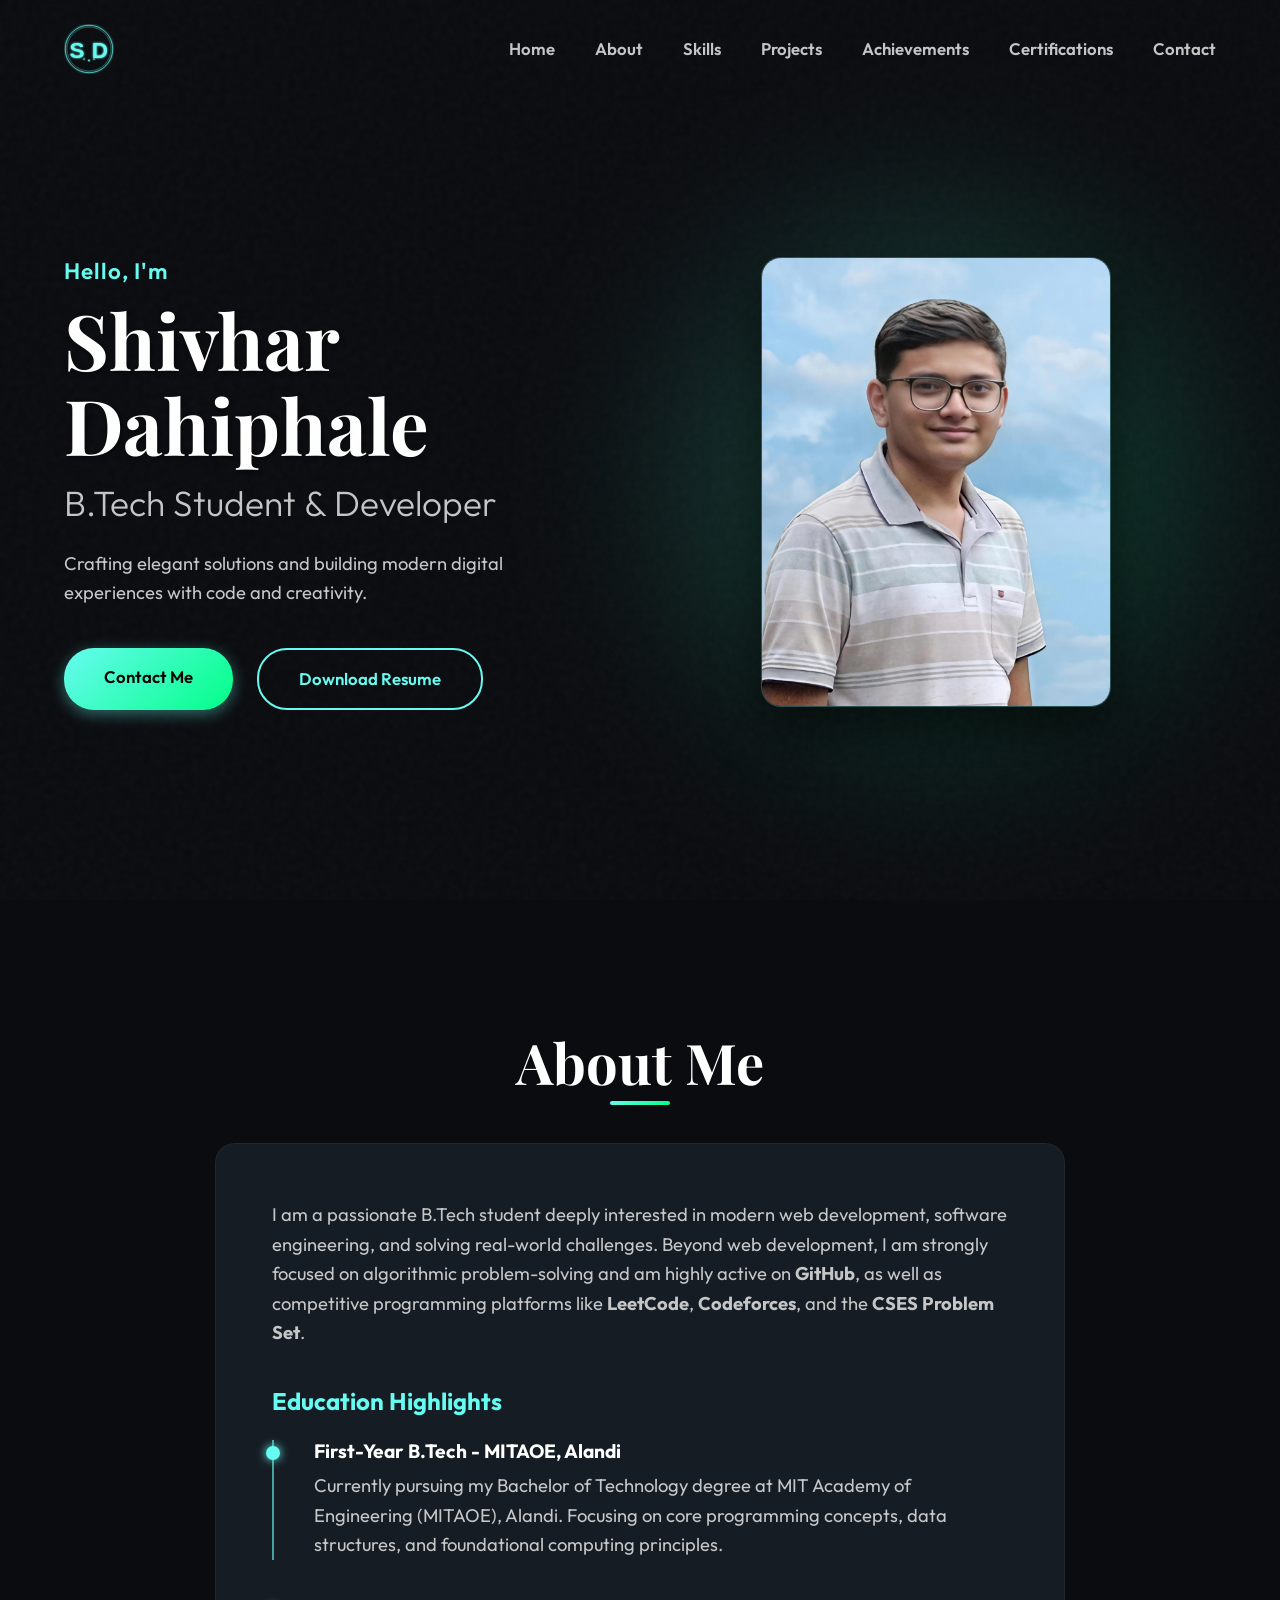
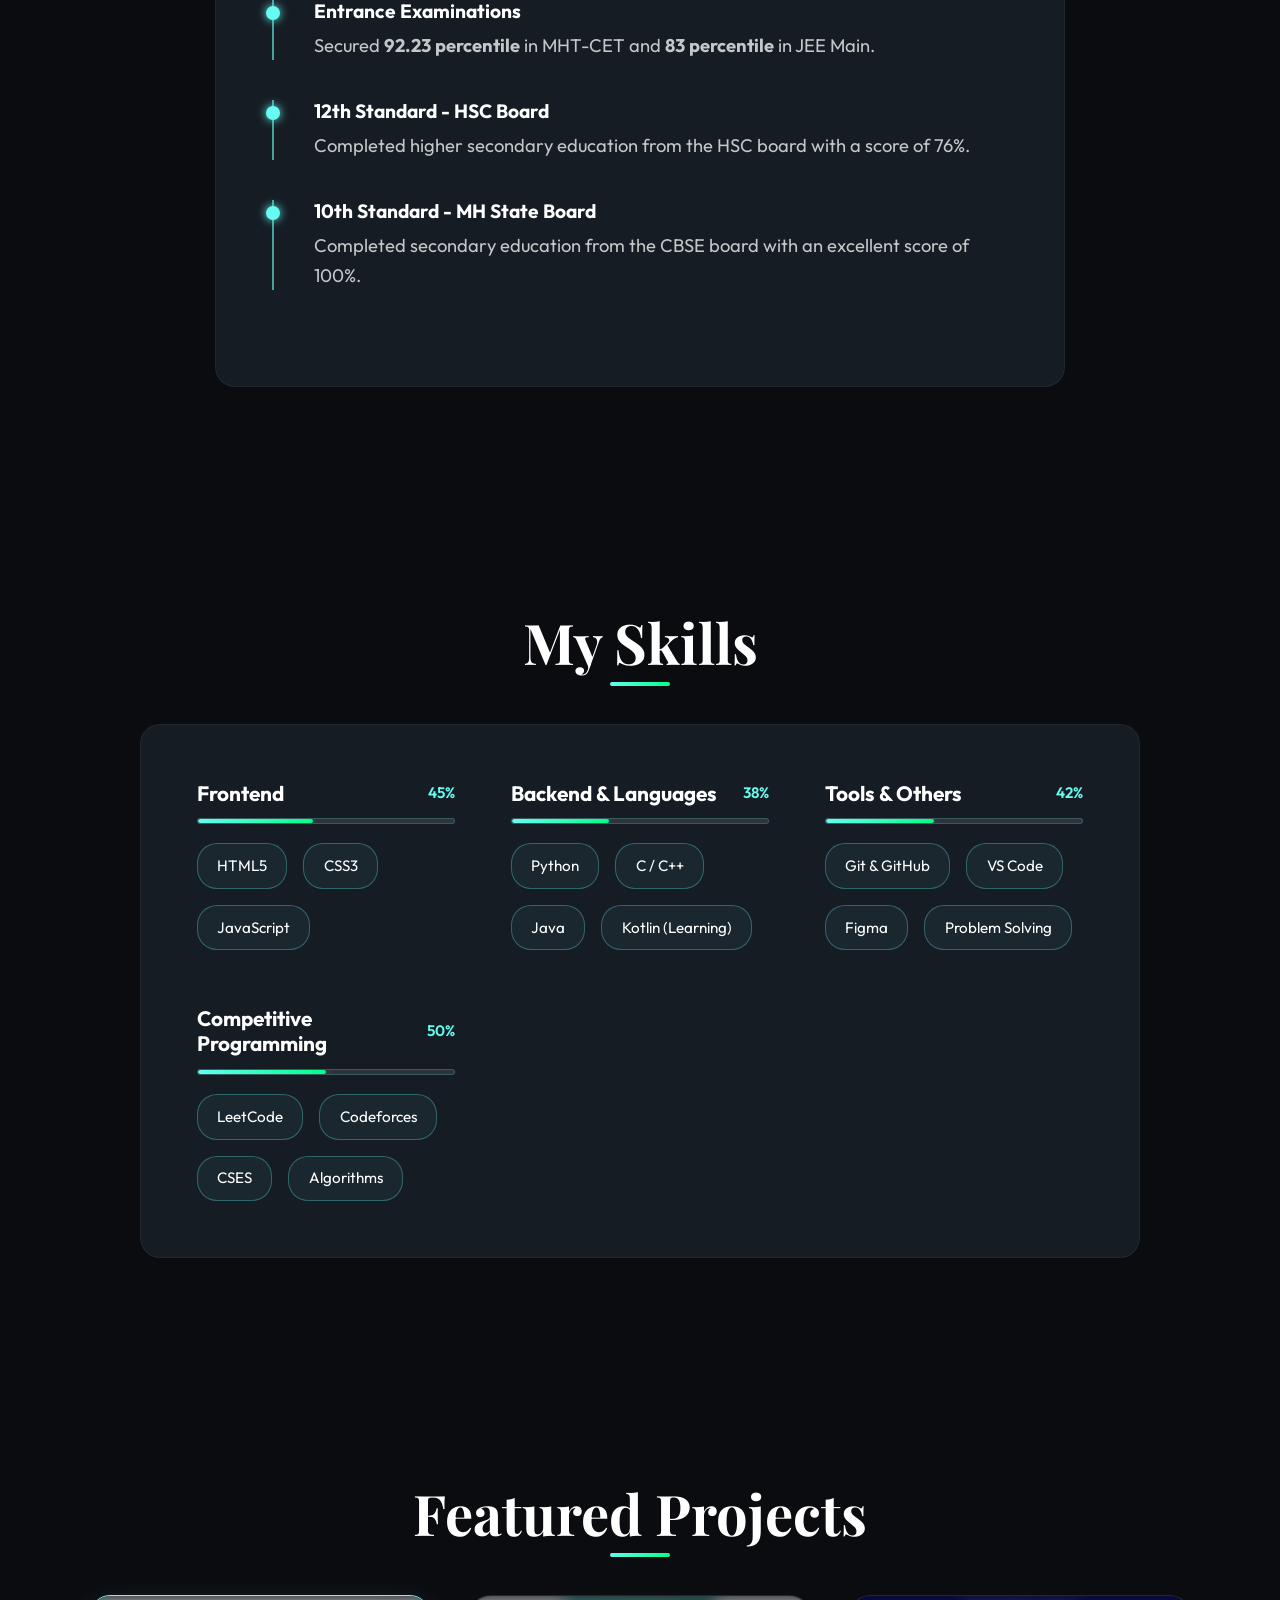
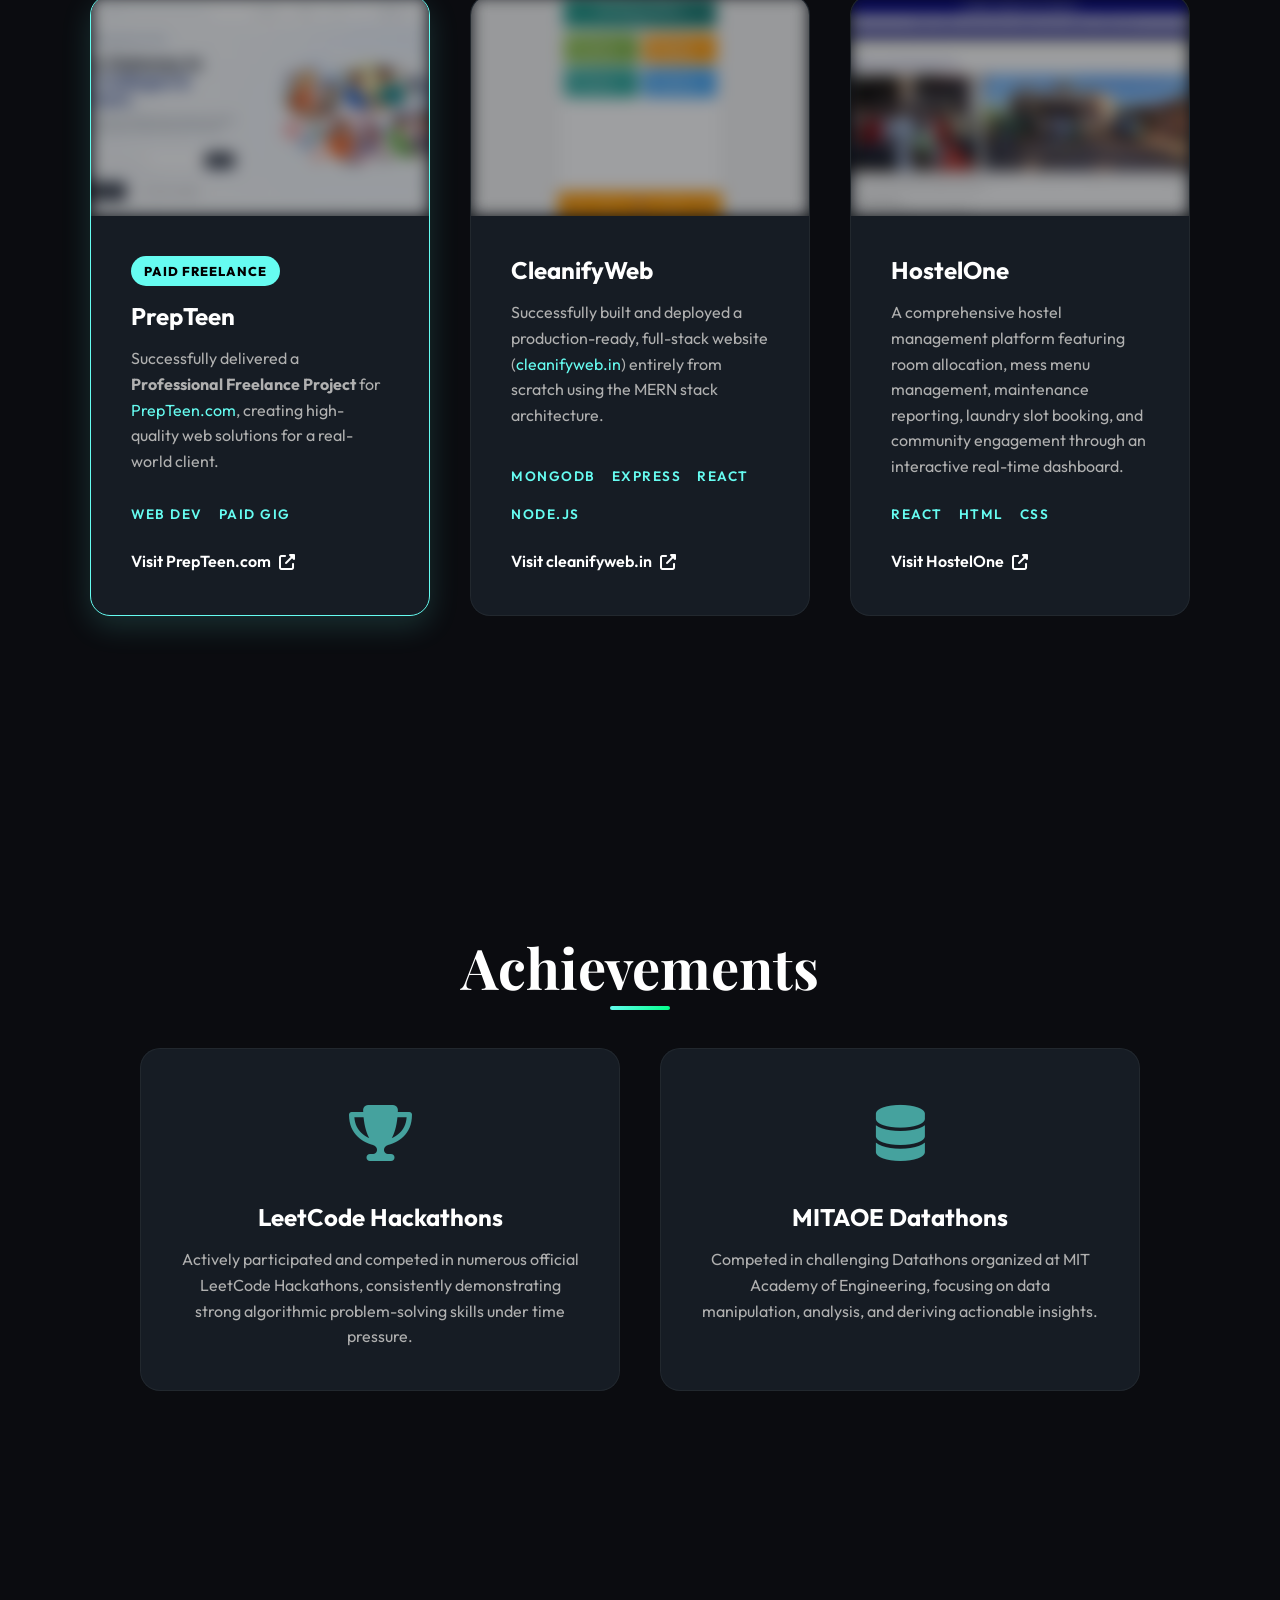
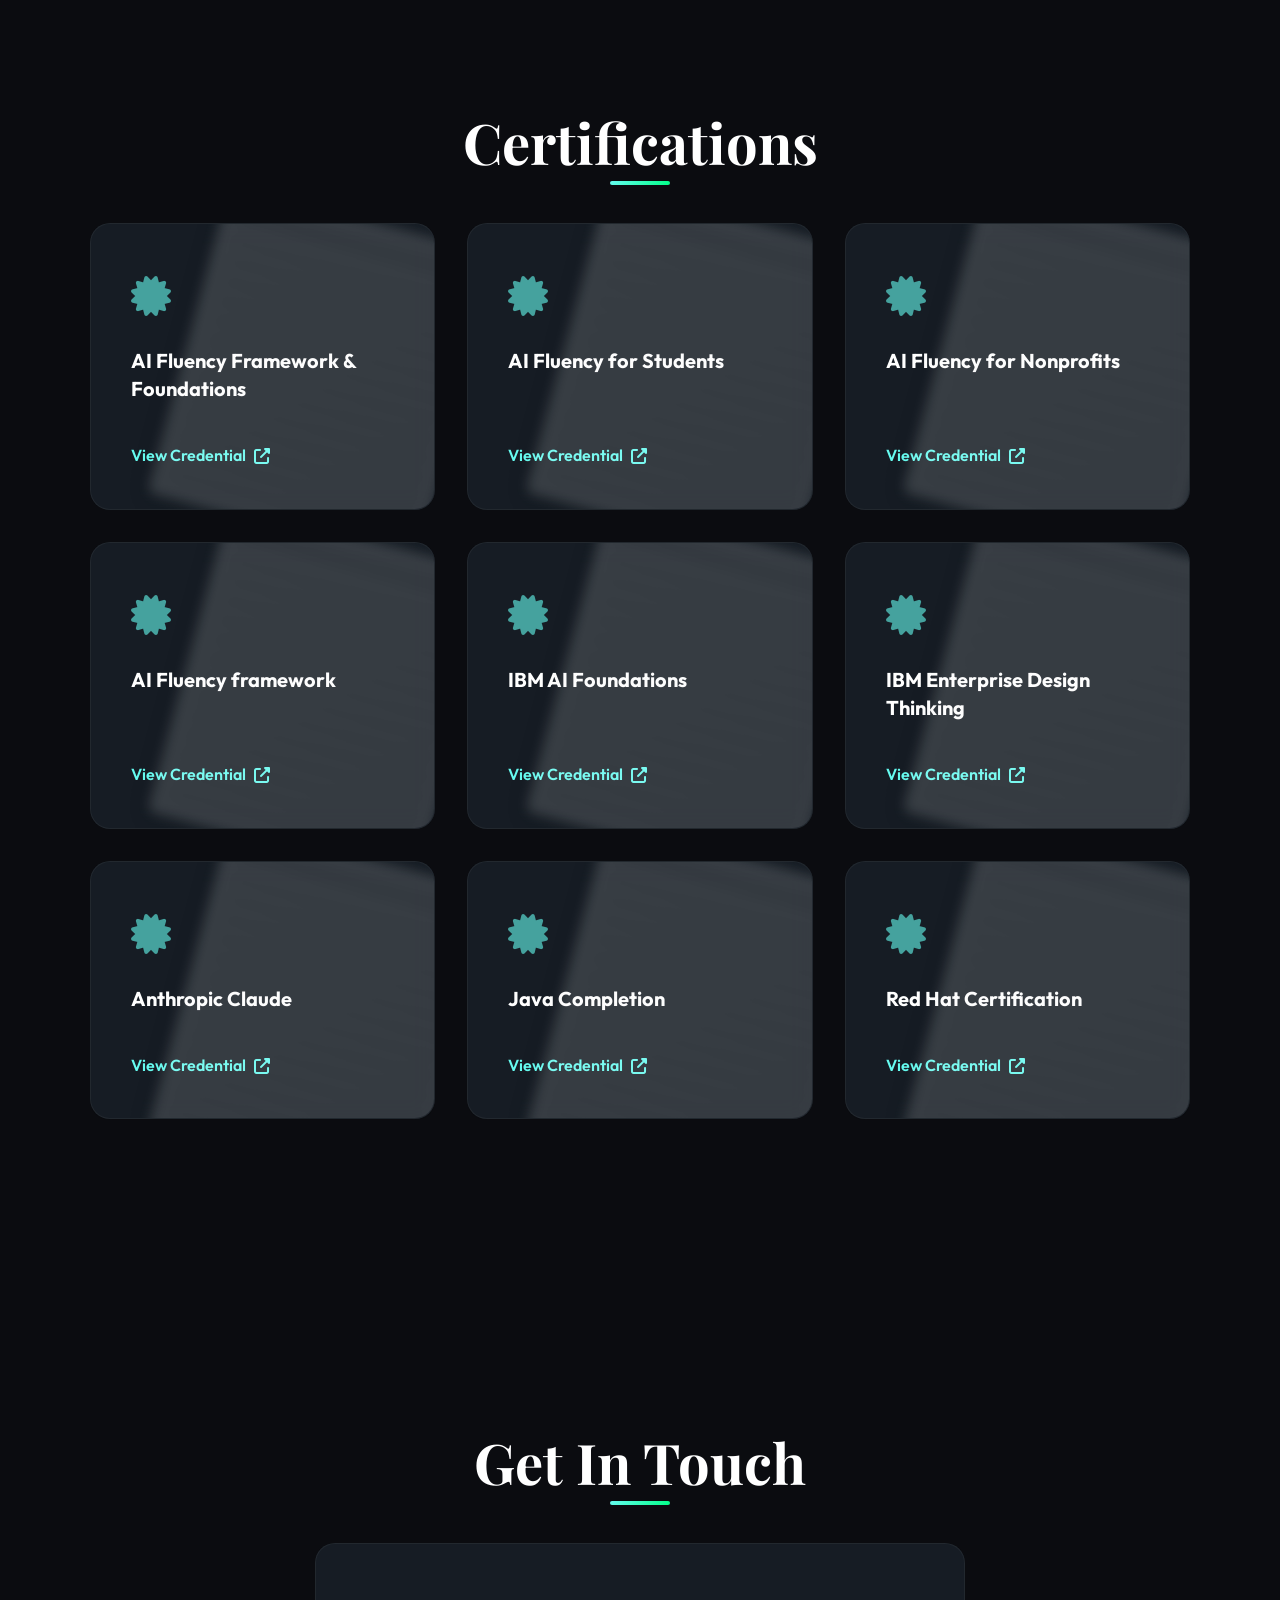
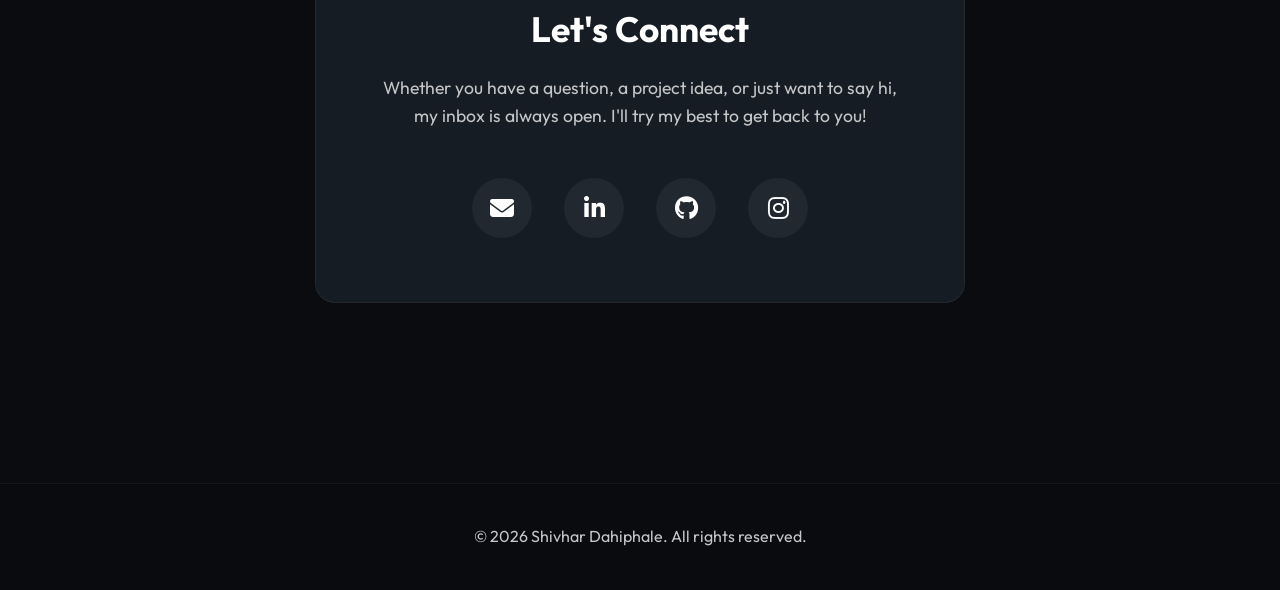
<file: index.html>
<!DOCTYPE html>
<html lang="en">
<head>
    <meta charset="UTF-8">
    <meta name="viewport" content="width=device-width, initial-scale=1.0">
    <title>Shivhar Dahiphale | Portfolio</title>
    <meta name="description" content="Portfolio of Shivhar Dahiphale, an IT student and aspiring developer crafting modern web experiences.">
    <link rel="stylesheet" href="style.css">
    <!-- Google Fonts -->
    <link href="https://fonts.googleapis.com/css2?family=Outfit:wght@300;400;600;800&family=Playfair+Display:wght@700&display=swap" rel="stylesheet">
    <!-- FontAwesome -->
    <link rel="stylesheet" href="https://cdnjs.cloudflare.com/ajax/libs/font-awesome/6.4.0/css/all.min.css">
</head>
<body>
    <div id="noise"></div>
    <header class="navbar">
        <div class="logo"><img src="logo.svg" alt="S.D Logo" class="logo-img"></div>
        <nav>
            <ul class="nav-links">
                <li><a href="#home">Home</a></li>
                <li><a href="#about">About</a></li>
                <li><a href="#skills">Skills</a></li>
                <li><a href="#projects">Projects</a></li>
                <li><a href="#achievements">Achievements</a></li>
                <li><a href="#certifications">Certifications</a></li>
                <li><a href="#contact">Contact</a></li>
            </ul>
        </nav>
        <button class="mobile-menu-btn" aria-label="Toggle Navigation"><i class="fas fa-bars"></i></button>
    </header>

    <main>
        <!-- Hero Section -->
        <section id="home" class="hero">
            <div class="hero-content">
                <p class="greeting">Hello, I'm</p>
                <h1 class="glitch-text" data-text="Shivhar Dahiphale">Shivhar Dahiphale</h1>
                <h2 class="role">B.Tech Student & Developer</h2>
                <p class="summary">Crafting elegant solutions and building modern digital experiences with code and creativity.</p>
                <div class="hero-actions">
                    <a href="#contact" class="btn primary-btn">Contact Me</a>
                    <a href="certs/Shivhar_Balaji_Dahiphale_Resume (1).pdf" target="_blank" class="btn secondary-btn">Download Resume</a>
                </div>
            </div>
            <div class="hero-visual">
                <div class="glass-card profile-card">
                    <img src="Shivhar photo.jpeg" alt="Shivhar Dahiphale Profile Picture" class="profile-image">
                </div>
                <div class="blob"></div>
            </div>
        </section>

        <!-- About Section -->
        <section id="about" class="about">
            <h2 class="section-title">About Me</h2>
            <div class="about-grid">
                <div class="about-text glass-card">
                    <p>I am a passionate B.Tech student deeply interested in modern web development, software engineering, and solving real-world challenges. Beyond web development, I am strongly focused on algorithmic problem-solving and am highly active on <strong>GitHub</strong>, as well as competitive programming platforms like <strong>LeetCode</strong>, <strong>Codeforces</strong>, and the <strong>CSES Problem Set</strong>.</p>
                    <div class="education-timeline">
                        <h3>Education Highlights</h3>
                        <div class="timeline-item">
                            <div class="dot"></div>
                            <h4>First-Year B.Tech - MITAOE, Alandi</h4>
                            <p>Currently pursuing my Bachelor of Technology degree at MIT Academy of Engineering (MITAOE), Alandi. Focusing on core programming concepts, data structures, and foundational computing principles.</p>
                        </div>
                        <div class="timeline-item">
                            <div class="dot"></div>
                            <h4>Entrance Examinations</h4>
                            <p>Secured <strong>92.23 percentile</strong> in MHT-CET and <strong>83 percentile</strong> in JEE Main.</p>
                        </div>
                        <div class="timeline-item">
                            <div class="dot"></div>
                            <h4>12th Standard - HSC Board</h4>
                            <p>Completed higher secondary education from the HSC board with a score of 76%.</p>
                        </div>
                        <div class="timeline-item">
                            <div class="dot"></div>
                            <h4>10th Standard - MH State Board</h4>
                            <p>Completed secondary education from the CBSE board with an excellent score of 100%.</p>
                        </div>
                    </div>
                </div>
            </div>
        </section>

        <!-- Skills Section -->
        <section id="skills" class="skills">
            <h2 class="section-title">My Skills</h2>
            <div class="skills-container glass-card">
                <div class="skill-category">
                    <div class="skill-header">
                        <h3>Frontend</h3>
                        <span class="completion-percent">45%</span>
                    </div>
                    <div class="completion-bar">
                        <div class="completion-progress" style="width: 45%"></div>
                    </div>
                    <div class="skill-tags">
                        <span>HTML5</span>
                        <span>CSS3</span>
                        <span>JavaScript</span>
                    </div>
                </div>
                <div class="skill-category">
                    <div class="skill-header">
                        <h3>Backend & Languages</h3>
                        <span class="completion-percent">38%</span>
                    </div>
                    <div class="completion-bar">
                        <div class="completion-progress" style="width: 38%"></div>
                    </div>
                    <div class="skill-tags">
                        <span>Python</span>
                        <span>C / C++</span>
                        <span>Java</span>
                        <span>Kotlin (Learning)</span>
                    </div>
                </div>
                <div class="skill-category">
                    <div class="skill-header">
                        <h3>Tools & Others</h3>
                        <span class="completion-percent">42%</span>
                    </div>
                    <div class="completion-bar">
                        <div class="completion-progress" style="width: 42%"></div>
                    </div>
                    <div class="skill-tags">
                        <span>Git & GitHub</span>
                        <span>VS Code</span>
                        <span>Figma</span>
                        <span>Problem Solving</span>
                    </div>
                </div>
                <div class="skill-category">
                    <div class="skill-header">
                        <h3>Competitive Programming</h3>
                        <span class="completion-percent">50%</span>
                    </div>
                    <div class="completion-bar">
                        <div class="completion-progress" style="width: 50%"></div>
                    </div>
                    <div class="skill-tags">
                        <span>LeetCode</span>
                        <span>Codeforces</span>
                        <span>CSES</span>
                        <span>Algorithms</span>
                    </div>
                </div>
            </div>
        </section>

        <!-- Projects Section -->
        <section id="projects" class="projects">
            <h2 class="section-title">Featured Projects</h2>
            <div class="project-grid">
                <!-- PrepTeen Freelance Project -->
                <div class="project-card glass-card" style="border: 1px solid var(--primary-color); box-shadow: 0 10px 30px rgba(102, 252, 241, 0.15);">
                    <div class="project-preview">
                        <img src="brave_screenshot_www.prepteen.com.png" alt="PrepTeen Preview" class="blurred-preview">
                    </div>
                    <div class="project-info">
                        <div class="badge">Paid Freelance</div>
                        <h3>PrepTeen</h3>
                        <p>Successfully delivered a <strong>Professional Freelance Project</strong> for <a href="https://www.prepteen.com/" target="_blank" style="color:var(--primary-color); text-decoration:none;">PrepTeen.com</a>, creating high-quality web solutions for a real-world client.</p>
                        <div class="tech-stack"><span>Web Dev</span><span>Paid Gig</span></div>
                        <a href="https://www.prepteen.com/" target="_blank" class="project-link">Visit PrepTeen.com <i class="fas fa-external-link-alt"></i></a>
                    </div>
                </div>
                <!-- CleanifyWeb Project -->
                <div class="project-card glass-card">
                    <div class="project-preview">
                        <img src="brave_screenshot_www.cleanifyweb.in.png" alt="CleanifyWeb Preview" class="blurred-preview">
                    </div>
                    <div class="project-info">
                        <h3>CleanifyWeb</h3>
                        <p>Successfully built and deployed a production-ready, full-stack website (<a href="https://cleanifyweb.in" target="_blank" style="color:var(--primary-color); text-decoration:none;">cleanifyweb.in</a>) entirely from scratch using the MERN stack architecture.</p>
                        <div class="tech-stack"><span>MongoDB</span><span>Express</span><span>React</span><span>Node.js</span></div>
                        <a href="https://cleanifyweb.in" target="_blank" class="project-link">Visit cleanifyweb.in <i class="fas fa-external-link-alt"></i></a>
                    </div>
                </div>
                <!-- HostelOne Project -->
                <div class="project-card glass-card">
                    <div class="project-preview">
                        <img src="brave_screenshot.png" alt="HostelOne Portal Preview" class="blurred-preview">
                    </div>
                    <div class="project-info">
                        <h3>HostelOne</h3>
                        <p>A comprehensive hostel management platform featuring room allocation, mess menu management, maintenance reporting, laundry slot booking, and community engagement through an interactive real-time dashboard.</p>
                        <div class="tech-stack"><span>React</span><span>HTML</span><span>CSS</span></div>
                        <a href="https://hostelone-19110.web.app/" target="_blank" class="project-link">Visit HostelOne <i class="fas fa-external-link-alt"></i></a>
                    </div>
                </div>
            </div>
        </section>

        <!-- Achievements Section -->
        <section id="achievements" class="achievements">
            <h2 class="section-title">Achievements</h2>
            <div class="achievements-grid">
                <div class="achievement-card glass-card">
                    <div class="achievement-icon"><i class="fas fa-trophy"></i></div>
                    <div class="achievement-info">
                        <h3>LeetCode Hackathons</h3>
                        <p>Actively participated and competed in numerous official LeetCode Hackathons, consistently demonstrating strong algorithmic problem-solving skills under time pressure.</p>
                    </div>
                </div>
                <div class="achievement-card glass-card">
                    <div class="achievement-icon"><i class="fas fa-database"></i></div>
                    <div class="achievement-info">
                        <h3>MITAOE Datathons</h3>
                        <p>Competed in challenging Datathons organized at MIT Academy of Engineering, focusing on data manipulation, analysis, and deriving actionable insights.</p>
                    </div>
                </div>
            </div>
        </section>

        <!-- Certifications Section -->
        <section id="certifications" class="certifications">
            <h2 class="section-title">Certifications</h2>
            <div class="cert-grid">
                <div class="cert-card glass-card">
                    <div class="pdf-preview"></div>
                    <div class="cert-icon"><i class="fas fa-certificate"></i></div>
                    <div class="cert-info">
                        <h3>AI Fluency Framework & Foundations</h3>
                    </div>
                    <a href="certs/AI fluency framework And foundation.pdf" target="_blank" class="cert-link">View Credential <i class="fas fa-external-link-alt"></i></a>
                </div>
                <div class="cert-card glass-card">
                    <div class="pdf-preview"></div>
                    <div class="cert-icon"><i class="fas fa-certificate"></i></div>
                    <div class="cert-info">
                        <h3>AI Fluency for Students</h3>
                    </div>
                    <a href="certs/AI Fluency for students.pdf" target="_blank" class="cert-link">View Credential <i class="fas fa-external-link-alt"></i></a>
                </div>
                <div class="cert-card glass-card">
                    <div class="pdf-preview"></div>
                    <div class="cert-icon"><i class="fas fa-certificate"></i></div>
                    <div class="cert-info">
                        <h3>AI Fluency for Nonprofits</h3>
                    </div>
                    <a href="certs/AI Fluency for nonprofits.pdf" target="_blank" class="cert-link">View Credential <i class="fas fa-external-link-alt"></i></a>
                </div>
                <div class="cert-card glass-card">
                    <div class="pdf-preview"></div>
                    <div class="cert-icon"><i class="fas fa-certificate"></i></div>
                    <div class="cert-info">
                        <h3>AI Fluency framework</h3>
                    </div>
                    <a href="certs/AI Fluency for students.pdf" target="_blank" class="cert-link">View Credential <i class="fas fa-external-link-alt"></i></a>
                </div>
                <div class="cert-card glass-card">
                    <div class="pdf-preview"></div>
                    <div class="cert-icon"><i class="fas fa-certificate"></i></div>
                    <div class="cert-info">
                        <h3>IBM AI Foundations</h3>
                    </div>
                    <a href="certs/ai ibm cert.pdf" target="_blank" class="cert-link">View Credential <i class="fas fa-external-link-alt"></i></a>
                </div>
                <div class="cert-card glass-card">
                    <div class="pdf-preview"></div>
                    <div class="cert-icon"><i class="fas fa-certificate"></i></div>
                    <div class="cert-info">
                        <h3>IBM Enterprise Design Thinking</h3>
                    </div>
                    <a href="certs/IBMDesign20260319-31-82xaf7.pdf" target="_blank" class="cert-link">View Credential <i class="fas fa-external-link-alt"></i></a>
                </div>
                <div class="cert-card glass-card">
                    <div class="pdf-preview"></div>
                    <div class="cert-icon"><i class="fas fa-certificate"></i></div>
                    <div class="cert-info">
                        <h3>Anthropic Claude</h3>
                    </div>
                    <a href="certs/Anthropic Claude 101.pdf" target="_blank" class="cert-link">View Credential <i class="fas fa-external-link-alt"></i></a>
                </div>
                <div class="cert-card glass-card">
                    <div class="pdf-preview"></div>
                    <div class="cert-icon"><i class="fas fa-certificate"></i></div>
                    <div class="cert-info">
                        <h3>Java Completion</h3>
                    </div>
                    <a href="certs/java completion certificate.pdf" target="_blank" class="cert-link">View Credential <i class="fas fa-external-link-alt"></i></a>
                </div>
                <div class="cert-card glass-card">
                    <div class="pdf-preview"></div>
                    <div class="cert-icon"><i class="fas fa-certificate"></i></div>
                    <div class="cert-info">
                        <h3>Red Hat Certification</h3>
                    </div>
                    <a href="certs/redhat.pdf" target="_blank" class="cert-link">View Credential <i class="fas fa-external-link-alt"></i></a>
                </div>
            </div>
        </section>

        <!-- Contact Section -->
        <section id="contact" class="contact">
            <h2 class="section-title">Get In Touch</h2>
            <div class="contact-wrapper glass-card">
                <div class="contact-info">
                    <h3>Let's Connect</h3>
                    <p>Whether you have a question, a project idea, or just want to say hi, my inbox is always open. I'll try my best to get back to you!</p>
                    <div class="social-links">
                        <a href="#" onclick="alert('My email is: dahiphaleshivhar16@gmail.com'); return false;" aria-label="Email"><i class="fas fa-envelope"></i></a>
                        <a href="https://www.linkedin.com/in/shivhar-dahiphale-aa51193a4" aria-label="LinkedIn" target="_blank"><i class="fab fa-linkedin-in"></i></a>
                        <a href="https://github.com/shivhar17" aria-label="GitHub" target="_blank"><i class="fab fa-github"></i></a>
                        <a href="https://www.instagram.com/shivhar_17?igsh=MWViYWt4cXdzbnk2dg==" aria-label="Instagram" target="_blank"><i class="fab fa-instagram"></i></a>
                    </div>
                </div>
            </div>
        </section>
    </main>

    <footer>
        <p>&copy; 2026 Shivhar Dahiphale. All rights reserved.</p>

        <script src="script.js"></script>
</body>
</html>
</file>
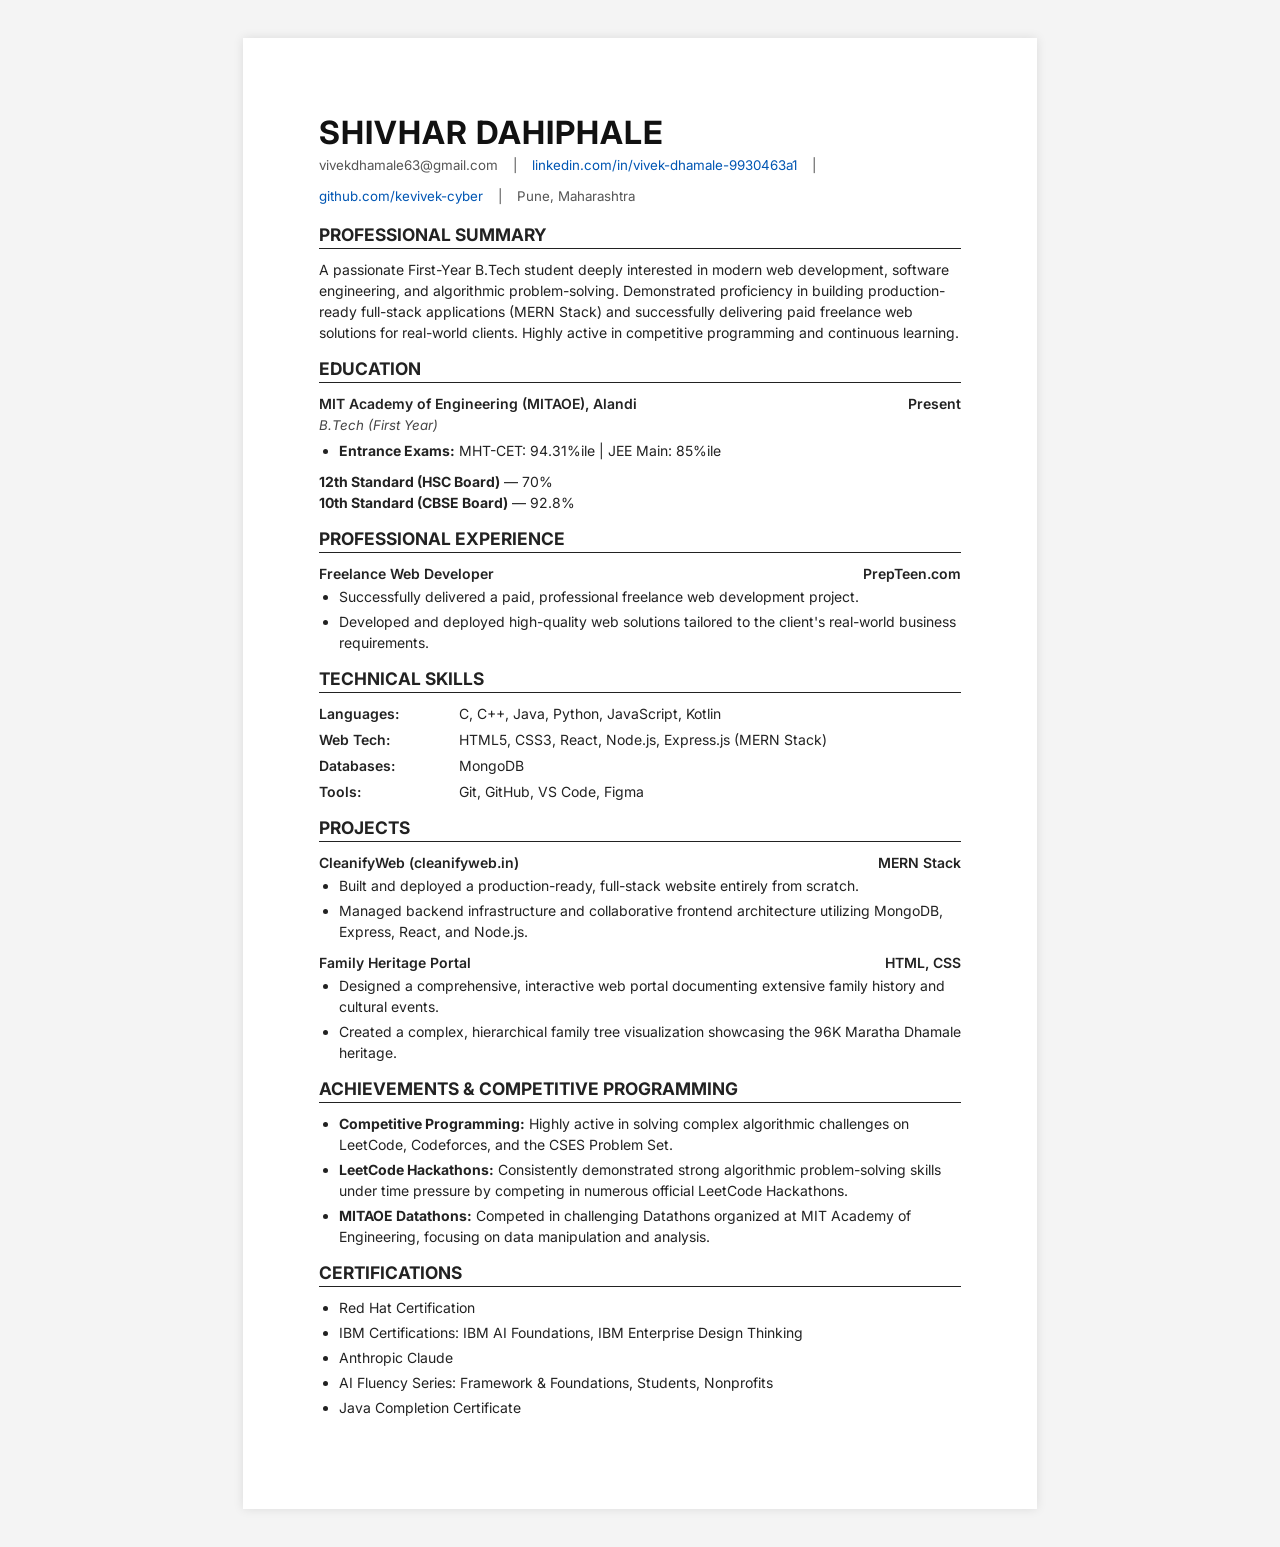
<file: resume.html>
<!DOCTYPE html>
<html lang="en">
<head>
    <meta charset="UTF-8">
    <meta name="viewport" content="width=device-width, initial-scale=1.0">
    <title>Shivhar Dahiphale - Resume</title>
    <style>
        @import url('https://fonts.googleapis.com/css2?family=Inter:wght@400;500;600;700&display=swap');
        
        body {
            font-family: 'Inter', sans-serif;
            margin: 0;
            padding: 0;
            background: #f4f4f4;
            color: #222;
        }

        .a4-paper {
            width: 210mm;
            min-height: 297mm;
            padding: 20mm;
            margin: 10mm auto;
            background: white;
            box-shadow: 0 0 10px rgba(0, 0, 0, 0.1);
            box-sizing: border-box;
        }

        h1 {
            font-size: 24pt;
            margin: 0 0 5px 0;
            text-transform: uppercase;
            letter-spacing: 1px;
            color: #111;
        }

        .contact-info {
            display: flex;
            gap: 15px;
            font-size: 10pt;
            color: #555;
            margin-bottom: 20px;
            flex-wrap: wrap;
        }

        .contact-info a {
            color: #0056b3;
            text-decoration: none;
        }

        h2 {
            font-size: 13pt;
            text-transform: uppercase;
            border-bottom: 1.5px solid #222;
            padding-bottom: 3px;
            margin-top: 15px;
            margin-bottom: 10px;
            color: #222;
        }

        .section-content {
            font-size: 10.5pt;
            line-height: 1.5;
            margin-bottom: 15px;
        }

        ul {
            margin: 0;
            padding-left: 20px;
        }

        li {
            margin-bottom: 4px;
        }

        .item-header {
            display: flex;
            justify-content: space-between;
            font-weight: 600;
            margin-bottom: 2px;
        }
        
        .item-sub {
            font-style: italic;
            color: #444;
            margin-bottom: 4px;
            font-size: 10pt;
        }

        .skills-grid {
            display: grid;
            grid-template-columns: 140px 1fr;
            row-gap: 5px;
        }

        .skill-category {
            font-weight: 600;
        }

        /* Print Specifics */
        @media print {
            body {
                background: none;
            }
            .a4-paper {
                margin: 0;
                box-shadow: none;
                width: 100%;
                min-height: auto;
                padding: 10mm;
            }
            .contact-info a {
                color: #222;
            }
        }
    </style>
</head>
<body>
    <div class="a4-paper">
        <!-- Header -->
        <h1>Shivhar Dahiphale</h1>
        <div class="contact-info">
            <span>vivekdhamale63@gmail.com</span> |
            <span><a href="https://www.linkedin.com/in/vivek-dhamale-9930463a1">linkedin.com/in/vivek-dhamale-9930463a1</a></span> |
            <span><a href="https://github.com/kevivek-cyber">github.com/kevivek-cyber</a></span> |
            <span>Pune, Maharashtra</span>
        </div>

        <!-- Summary -->
        <h2>Professional Summary</h2>
        <div class="section-content">
            A passionate First-Year B.Tech student deeply interested in modern web development, software engineering, and algorithmic problem-solving. Demonstrated proficiency in building production-ready full-stack applications (MERN Stack) and successfully delivering paid freelance web solutions for real-world clients. Highly active in competitive programming and continuous learning.
        </div>

        <!-- Education -->
        <h2>Education</h2>
        <div class="section-content">
            <div class="item-header">
                <span>MIT Academy of Engineering (MITAOE), Alandi</span>
                <span>Present</span>
            </div>
            <div class="item-sub">B.Tech (First Year)</div>
            <ul>
                <li><strong>Entrance Exams:</strong> MHT-CET: 94.31%ile | JEE Main: 85%ile</li>
            </ul>
            
            <div style="margin-top: 10px;">
                <strong>12th Standard (HSC Board)</strong> &mdash; 70% <br>
                <strong>10th Standard (CBSE Board)</strong> &mdash; 92.8%
            </div>
        </div>

        <!-- Professional Experience -->
        <h2>Professional Experience</h2>
        <div class="section-content">
            <div class="item-header">
                <span>Freelance Web Developer</span>
                <span>PrepTeen.com</span>
            </div>
            <ul>
                <li>Successfully delivered a paid, professional freelance web development project.</li>
                <li>Developed and deployed high-quality web solutions tailored to the client's real-world business requirements.</li>
            </ul>
        </div>

        <!-- Skills -->
        <h2>Technical Skills</h2>
        <div class="section-content skills-grid">
            <div class="skill-category">Languages:</div>
            <div>C, C++, Java, Python, JavaScript, Kotlin</div>
            
            <div class="skill-category">Web Tech:</div>
            <div>HTML5, CSS3, React, Node.js, Express.js (MERN Stack)</div>
            
            <div class="skill-category">Databases:</div>
            <div>MongoDB</div>
            
            <div class="skill-category">Tools:</div>
            <div>Git, GitHub, VS Code, Figma</div>
        </div>

        <!-- Projects -->
        <h2>Projects</h2>
        <div class="section-content">
            <div class="item-header">
                <span>CleanifyWeb (cleanifyweb.in)</span>
                <span>MERN Stack</span>
            </div>
            <ul>
                <li>Built and deployed a production-ready, full-stack website entirely from scratch.</li>
                <li>Managed backend infrastructure and collaborative frontend architecture utilizing MongoDB, Express, React, and Node.js.</li>
            </ul>

            <div class="item-header" style="margin-top: 10px;">
                <span>Family Heritage Portal</span>
                <span>HTML, CSS</span>
            </div>
            <ul>
                <li>Designed a comprehensive, interactive web portal documenting extensive family history and cultural events.</li>
                <li>Created a complex, hierarchical family tree visualization showcasing the 96K Maratha Dhamale heritage.</li>
            </ul>
        </div>

        <!-- Achievements -->
        <h2>Achievements & Competitive Programming</h2>
        <div class="section-content">
            <ul>
                <li><strong>Competitive Programming:</strong> Highly active in solving complex algorithmic challenges on LeetCode, Codeforces, and the CSES Problem Set.</li>
                <li><strong>LeetCode Hackathons:</strong> Consistently demonstrated strong algorithmic problem-solving skills under time pressure by competing in numerous official LeetCode Hackathons.</li>
                <li><strong>MITAOE Datathons:</strong> Competed in challenging Datathons organized at MIT Academy of Engineering, focusing on data manipulation and analysis.</li>
            </ul>
        </div>

        <!-- Certifications -->
        <h2>Certifications</h2>
        <div class="section-content">
            <ul>
                <li>Red Hat Certification</li>
                <li>IBM Certifications: IBM AI Foundations, IBM Enterprise Design Thinking</li>
                <li>Anthropic Claude</li>
                <li>AI Fluency Series: Framework & Foundations, Students, Nonprofits</li>
                <li>Java Completion Certificate</li>
            </ul>
        </div>
    </div>
</body>
</html>
</file>
<file: style.css>
:root {
    --bg-color: #0b0c10;
    --surface-color: rgba(31, 40, 51, 0.6);
    --primary-color: #66fcf1;
    --primary-dim: #45a29e;
    --text-main: #c5c6c7;
    --text-light: #ffffff;
    --gradient: linear-gradient(135deg, var(--primary-color), #00ff87);
}

* {
    margin: 0;
    padding: 0;
    box-sizing: border-box;
}

html {
    scroll-behavior: smooth;
    font-family: 'Outfit', sans-serif;
}

body {
    background-color: var(--bg-color);
    color: var(--text-main);
    overflow-x: hidden;
    position: relative;
    line-height: 1.6;
}

/* Background noise texture */
#noise {
    position: fixed;
    top: 0; left: 0;
    width: 100vw; height: 100vh;
    pointer-events: none;
    z-index: 9999;
    opacity: 0.03;
    background: url('data:image/svg+xml;utf8,%3Csvg viewBox="0 0 200 200" xmlns="http://www.w3.org/2000/svg"%3E%3Cfilter id="noiseFilter"%3E%3CfeTurbulence type="fractalNoise" baseFrequency="0.65" numOctaves="3" stitchTiles="stitch"/%3E%3C/filter%3E%3Crect width="100%25" height="100%25" filter="url(%23noiseFilter)"/%3E%3C/svg%3E');
}

/* Glasscard Utility */
.glass-card {
    background: var(--surface-color);
    backdrop-filter: blur(12px);
    -webkit-backdrop-filter: blur(12px);
    border: 1px solid rgba(255, 255, 255, 0.05);
    border-radius: 20px;
}

/* Typography */
h1, h2, h3, h4 {
    line-height: 1.2;
}

.section-title {
    font-family: 'Playfair Display', serif;
    font-size: clamp(2.5rem, 5vw, 3.5rem);
    color: var(--text-light);
    margin-bottom: 3rem;
    text-align: center;
    position: relative;
}

.section-title::after {
    content: '';
    position: absolute;
    bottom: -10px;
    left: 50%;
    transform: translateX(-50%);
    width: 60px;
    height: 4px;
    background: var(--gradient);
    border-radius: 2px;
}

/* Navigation */
.navbar {
    position: fixed;
    top: 0; width: 100%;
    padding: 1.5rem 5%;
    display: flex;
    justify-content: space-between;
    align-items: center;
    z-index: 1000;
    transition: background 0.3s, padding 0.3s;
}

.navbar.scrolled {
    background: rgba(11, 12, 16, 0.95);
    backdrop-filter: blur(10px);
    padding: 1rem 5%;
    border-bottom: 1px solid rgba(255, 255, 255, 0.05);
    box-shadow: 0 4px 20px rgba(0,0,0,0.5);
}

.logo {
    display: flex;
    align-items: center;
    height: 50px;
}

.logo-img {
    height: 100%;
    width: auto;
    max-width: 200px;
    object-fit: contain;
}

.nav-links {
    display: flex;
    list-style: none;
    gap: 2.5rem;
}

.nav-links a {
    color: var(--text-main);
    text-decoration: none;
    font-weight: 600;
    font-size: 1.05rem;
    transition: color 0.3s, text-shadow 0.3s;
}

.nav-links a:hover {
    color: var(--primary-color);
    text-shadow: 0 0 10px rgba(102, 252, 241, 0.5);
}

.mobile-menu-btn {
    display: none;
    background: none;
    border: none;
    color: var(--text-light);
    font-size: 1.8rem;
    cursor: pointer;
}

/* Layout */
section {
    padding: 8rem 5% 4rem;
    min-height: 100vh;
    display: flex;
    flex-direction: column;
    justify-content: center;
}

/* Hero Section */
.hero {
    flex-direction: row;
    align-items: center;
    justify-content: space-between;
    gap: 2rem;
}

.hero-content {
    flex: 1;
    max-width: 650px;
}

.greeting {
    color: var(--primary-color);
    font-size: 1.4rem;
    margin-bottom: 0.5rem;
    font-weight: 600;
    letter-spacing: 1px;
}

.glitch-text {
    font-family: 'Playfair Display', serif;
    font-size: clamp(3rem, 6vw, 5.5rem);
    color: var(--text-light);
    line-height: 1.1;
    margin-bottom: 1rem;
    text-shadow: 2px 2px 4px rgba(0,0,0,0.5);
}

.role {
    font-size: clamp(1.5rem, 3vw, 2.2rem);
    color: var(--text-main);
    margin-bottom: 1.5rem;
    font-weight: 300;
}

.summary {
    font-size: 1.15rem;
    margin-bottom: 2.5rem;
    max-width: 90%;
}

.hero-actions {
    display: flex;
    gap: 1.5rem;
    flex-wrap: wrap;
}

.btn {
    padding: 1rem 2.5rem;
    border-radius: 30px;
    text-decoration: none;
    font-weight: 600;
    font-size: 1.05rem;
    transition: all 0.3s ease;
}

.primary-btn {
    background: var(--gradient);
    color: #000;
    box-shadow: 0 4px 15px rgba(102, 252, 241, 0.4);
}

.primary-btn:hover {
    transform: translateY(-4px);
    box-shadow: 0 8px 25px rgba(102, 252, 241, 0.6);
}

.secondary-btn {
    background: transparent;
    color: var(--primary-color);
    border: 2px solid var(--primary-color);
}

.secondary-btn:hover {
    background: rgba(102, 252, 241, 0.1);
    transform: translateY(-4px);
}

.hero-visual {
    flex: 1;
    display: flex;
    justify-content: center;
    align-items: center;
    position: relative;
}

.profile-card {
    width: min(100%, 350px);
    height: 450px;
    display: flex;
    align-items: center;
    justify-content: center;
    z-index: 2;
    overflow: hidden;
    box-shadow: 0 25px 50px rgba(0,0,0,0.6);
    border: 1px solid rgba(102, 252, 241, 0.2);
}

.profile-image {
    width: 100%;
    height: 100%;
    object-fit: cover;
    transition: transform 0.8s ease;
}

.profile-card:hover .profile-image {
    transform: scale(1.05);
}

.blob {
    position: absolute;
    width: min(120%, 500px);
    aspect-ratio: 1;
    background: var(--gradient);
    filter: blur(100px);
    border-radius: 50%;
    opacity: 0.2;
    z-index: 1;
    animation: pulse 8s infinite alternate;
}

@keyframes pulse {
    0% { transform: scale(0.8) translate(0, 0); }
    100% { transform: scale(1.1) translate(20px, 20px); }
}

/* About Grid */
.about-grid {
    max-width: 850px;
    margin: 0 auto;
}

.about-text {
    padding: 3.5rem;
}

.about-text p {
    font-size: 1.15rem;
    margin-bottom: 2.5rem;
}

.education-timeline h3 {
    color: var(--primary-color);
    margin-bottom: 1.5rem;
    font-size: 1.5rem;
}

.timeline-item {
    position: relative;
    padding-left: 2.5rem;
    border-left: 2px solid var(--primary-dim);
    margin-bottom: 2rem;
}

.timeline-item:last-child {
    margin-bottom: 0;
}

.timeline-item .dot {
    position: absolute;
    left: -8px;
    top: 6px;
    width: 14px;
    height: 14px;
    background: var(--primary-color);
    border-radius: 50%;
    box-shadow: 0 0 10px var(--primary-color);
}

.timeline-item h4 {
    color: var(--text-light);
    margin-bottom: 0.5rem;
    font-size: 1.2rem;
}

/* Skills */
.skills-container {
    max-width: 1000px;
    margin: 0 auto;
    padding: 3.5rem;
    display: grid;
    grid-template-columns: repeat(auto-fit, minmax(220px, 1fr));
    gap: 3.5rem;
}

.skill-header {
    display: flex;
    justify-content: space-between;
    align-items: center;
    margin-bottom: 0.8rem;
}

.skill-category h3 {
    color: var(--text-light);
    font-size: 1.3rem;
    margin: 0;
    flex: 1;
}

.completion-percent {
    color: var(--primary-color);
    font-weight: 600;
    font-size: 0.95rem;
}

.completion-bar {
    width: 100%;
    height: 6px;
    background: rgba(255, 255, 255, 0.1);
    border-radius: 3px;
    overflow: hidden;
    margin-bottom: 1.2rem;
    border: 1px solid rgba(102, 252, 241, 0.2);
}

.completion-progress {
    height: 100%;
    background: linear-gradient(90deg, var(--primary-color), #00ff87);
    border-radius: 3px;
    transition: width 0.8s ease;
    box-shadow: 0 0 10px rgba(102, 252, 241, 0.5);
}

.skill-tags {
    display: flex;
    flex-wrap: wrap;
    gap: 1rem;
}

.skill-tags span {
    background: rgba(102, 252, 241, 0.05);
    color: var(--text-light);
    padding: 0.6rem 1.2rem;
    border-radius: 20px;
    font-size: 0.95rem;
    border: 1px solid rgba(102, 252, 241, 0.3);
    transition: all 0.3s;
}

.skill-tags span:hover {
    background: var(--primary-color);
    color: #000;
    transform: translateY(-3px);
    box-shadow: 0 5px 15px rgba(102, 252, 241, 0.3);
}

/* Projects */
.project-grid {
    display: grid;
    grid-template-columns: repeat(auto-fit, minmax(320px, 1fr));
    gap: 2.5rem;
    max-width: 1100px;
    margin: 0 auto;
}

.project-card {
    overflow: hidden;
    transition: transform 0.4s, box-shadow 0.4s;
    display: flex;
    flex-direction: column;
}

.project-card:hover {
    transform: translateY(-12px);
    box-shadow: 0 15px 30px rgba(0,0,0,0.5);
    border-color: rgba(102, 252, 241, 0.4);
}

.project-img-placeholder {
    height: 220px;
    background: rgba(0,0,0,0.4);
    display: flex;
    align-items: center;
    justify-content: center;
    font-size: 4rem;
    color: var(--primary-dim);
    transition: background 0.4s;
}

.project-card:hover .project-img-placeholder {
    background: rgba(102, 252, 241, 0.1);
}

.project-preview {
    height: 220px;
    overflow: hidden;
    position: relative;
    background: rgba(0,0,0,0.4);
}

.blurred-preview {
    width: 100%;
    height: 100%;
    object-fit: cover;
    filter: blur(8px);
    opacity: 0.6;
    transition: filter 0.4s ease, opacity 0.4s ease;
}

.project-card:hover .blurred-preview {
    filter: blur(4px);
    opacity: 0.8;
}

.project-info {
    padding: 2.5rem;
    flex: 1;
    display: flex;
    flex-direction: column;
}

.badge {
    display: inline-block;
    background: var(--primary-color);
    color: #000;
    padding: 0.3rem 0.8rem;
    border-radius: 20px;
    font-size: 0.8rem;
    font-weight: 800;
    text-transform: uppercase;
    letter-spacing: 1px;
    margin-bottom: 1rem;
    align-self: flex-start;
}

.project-info h3 {
    color: var(--text-light);
    margin-bottom: 1rem;
    font-size: 1.5rem;
}

.project-info p {
    font-size: 1rem;
    margin-bottom: 1.5rem;
    color: #b0b0b0;
    flex: 1;
}

.tech-stack {
    display: flex;
    gap: 1rem;
    margin-bottom: 1.5rem;
    flex-wrap: wrap;
}

.tech-stack span {
    font-size: 0.85rem;
    color: var(--primary-color);
    text-transform: uppercase;
    letter-spacing: 1.5px;
    font-weight: 600;
}

.project-link {
    color: var(--text-light);
    text-decoration: none;
    font-weight: 600;
    display: inline-flex;
    align-items: center;
    gap: 0.5rem;
    transition: color 0.3s;
    align-self: flex-start;
}

.project-link:hover {
    color: var(--primary-color);
}

/* Achievements */
.achievements-grid {
    display: grid;
    grid-template-columns: repeat(auto-fit, minmax(300px, 1fr));
    gap: 2.5rem;
    max-width: 1000px;
    margin: 0 auto;
}

.achievement-card {
    padding: 2.5rem;
    display: flex;
    flex-direction: column;
    align-items: center;
    text-align: center;
    transition: transform 0.4s, box-shadow 0.4s;
}

.achievement-card:hover {
    transform: translateY(-10px);
    box-shadow: 0 15px 30px rgba(0,0,0,0.4);
    border-color: rgba(102, 252, 241, 0.4);
}

.achievement-icon {
    font-size: 3.5rem;
    color: var(--primary-dim);
    margin-bottom: 1.5rem;
    transition: color 0.3s;
}

.achievement-card:hover .achievement-icon {
    color: var(--primary-color);
}

.achievement-info h3 {
    color: var(--text-light);
    margin-bottom: 1rem;
    font-size: 1.5rem;
}

.achievement-info p {
    font-size: 1rem;
    color: #b0b0b0;
}
/* Certifications */
.cert-grid {
    display: grid;
    grid-template-columns: repeat(auto-fit, minmax(280px, 1fr));
    gap: 2rem;
    max-width: 1100px;
    margin: 0 auto;
}

.cert-card {
    padding: 2.5rem;
    display: flex;
    flex-direction: column;
    justify-content: flex-start;
    align-items: flex-start;
    transition: transform 0.4s, box-shadow 0.4s;
    position: relative;
    overflow: hidden;
}

.cert-card:hover {
    transform: translateY(-8px);
    box-shadow: 0 15px 30px rgba(0,0,0,0.4);
    border-color: rgba(102, 252, 241, 0.4);
}

.pdf-preview {
    position: absolute;
    top: -10px;
    right: -30px;
    width: 280px;
    height: 320px;
    background: linear-gradient(135deg, #ffffff 0%, #f0f0f0 100%);
    border: 2px solid rgba(200, 200, 200, 0.3);
    border-radius: 8px;
    filter: blur(6px);
    opacity: 0.15;
    z-index: 1;
    box-shadow: 0 10px 30px rgba(0, 0, 0, 0.3);
    transition: filter 0.4s ease, opacity 0.4s ease;
    transform: rotate(15deg);
}

.cert-card:hover .pdf-preview {
    filter: blur(3px);
    opacity: 0.25;
}

.pdf-preview::before {
    content: '';
    position: absolute;
    top: 15px;
    left: 15px;
    right: 15px;
    height: 20px;
    background: rgba(0, 0, 0, 0.1);
    border-radius: 2px;
}

.pdf-preview::after {
    content: '';
    position: absolute;
    top: 45px;
    left: 15px;
    right: 15px;
    bottom: 15px;
    background: repeating-linear-gradient(
        0deg,
        rgba(0, 0, 0, 0.05) 0px,
        rgba(0, 0, 0, 0.05) 15px,
        transparent 15px,
        transparent 20px
    );
    border-radius: 2px;
}

.cert-icon {
    font-size: 2.5rem;
    color: var(--primary-dim);
    margin-bottom: 1.2rem;
    transition: color 0.3s;
    position: relative;
    z-index: 2;
}

.cert-card:hover .cert-icon {
    color: var(--primary-color);
}

.cert-info h3 {
    color: var(--text-light);
    margin-bottom: 1rem;
    font-size: 1.25rem;
    line-height: 1.4;
}

.cert-link {
    margin-top: auto;
    padding-top: 1.5rem;
    color: var(--primary-color);
    text-decoration: none;
    font-weight: 600;
    display: inline-flex;
    align-items: center;
    gap: 0.5rem;
    transition: color 0.3s;
}

.cert-link:hover {
    color: var(--text-light);
}

/* Contact */
.contact-wrapper {
    max-width: 650px;
    margin: 0 auto;
    padding: 4rem;
    text-align: center;
}

.contact-info h3 {
    color: var(--text-light);
    font-size: 2.2rem;
    margin-bottom: 1.5rem;
}

.contact-info p {
    margin-bottom: 3rem;
    font-size: 1.1rem;
}

.social-links {
    display: flex;
    justify-content: center;
    gap: 2rem;
}

.social-links a {
    width: 60px;
    height: 60px;
    display: flex;
    align-items: center;
    justify-content: center;
    background: rgba(255,255,255,0.05);
    border-radius: 50%;
    color: var(--text-light);
    font-size: 1.5rem;
    text-decoration: none;
    transition: all 0.3s ease;
    border: 1px solid transparent;
}

.social-links a:hover {
    background: var(--primary-color);
    color: #000;
    transform: translateY(-8px);
    box-shadow: 0 10px 20px rgba(102, 252, 241, 0.4);
}

/* Footer */
footer {
    text-align: center;
    padding: 2.5rem;
    border-top: 1px solid rgba(255,255,255,0.05);
    background: rgba(11, 12, 16, 0.8);
}

/* Animations class for Observer */
.glass-card.animate-in {
    opacity: 1;
    transform: translateY(0);
}

/* Responsive */
@media (max-width: 900px) {
    .hero {
        flex-direction: column-reverse;
        text-align: center;
        padding-top: 10rem;
    }
    .hero-actions { justify-content: center; }
    .hero-visual { margin-bottom: 2rem; }
    .profile-card { height: 350px; }
}

@media (max-width: 768px) {
    .navbar { padding: 1.2rem 5%; }
    .nav-links {
        display: none;
        position: absolute;
        top: 100%; left: 0;
        width: 100%;
        background: rgba(11, 12, 16, 0.98);
        backdrop-filter: blur(10px);
        flex-direction: column;
        padding: 2rem;
        text-align: center;
        border-bottom: 1px solid rgba(255,255,255,0.05);
    }
    .nav-links.active { display: flex; }
    .mobile-menu-btn { display: block; }
    
    section { padding-top: 6rem; padding-bottom: 4rem; }
    .glitch-text { font-size: 3.5rem; }
    .about-text, .skills-container, .contact-wrapper { padding: 2rem; }
}
</file>
